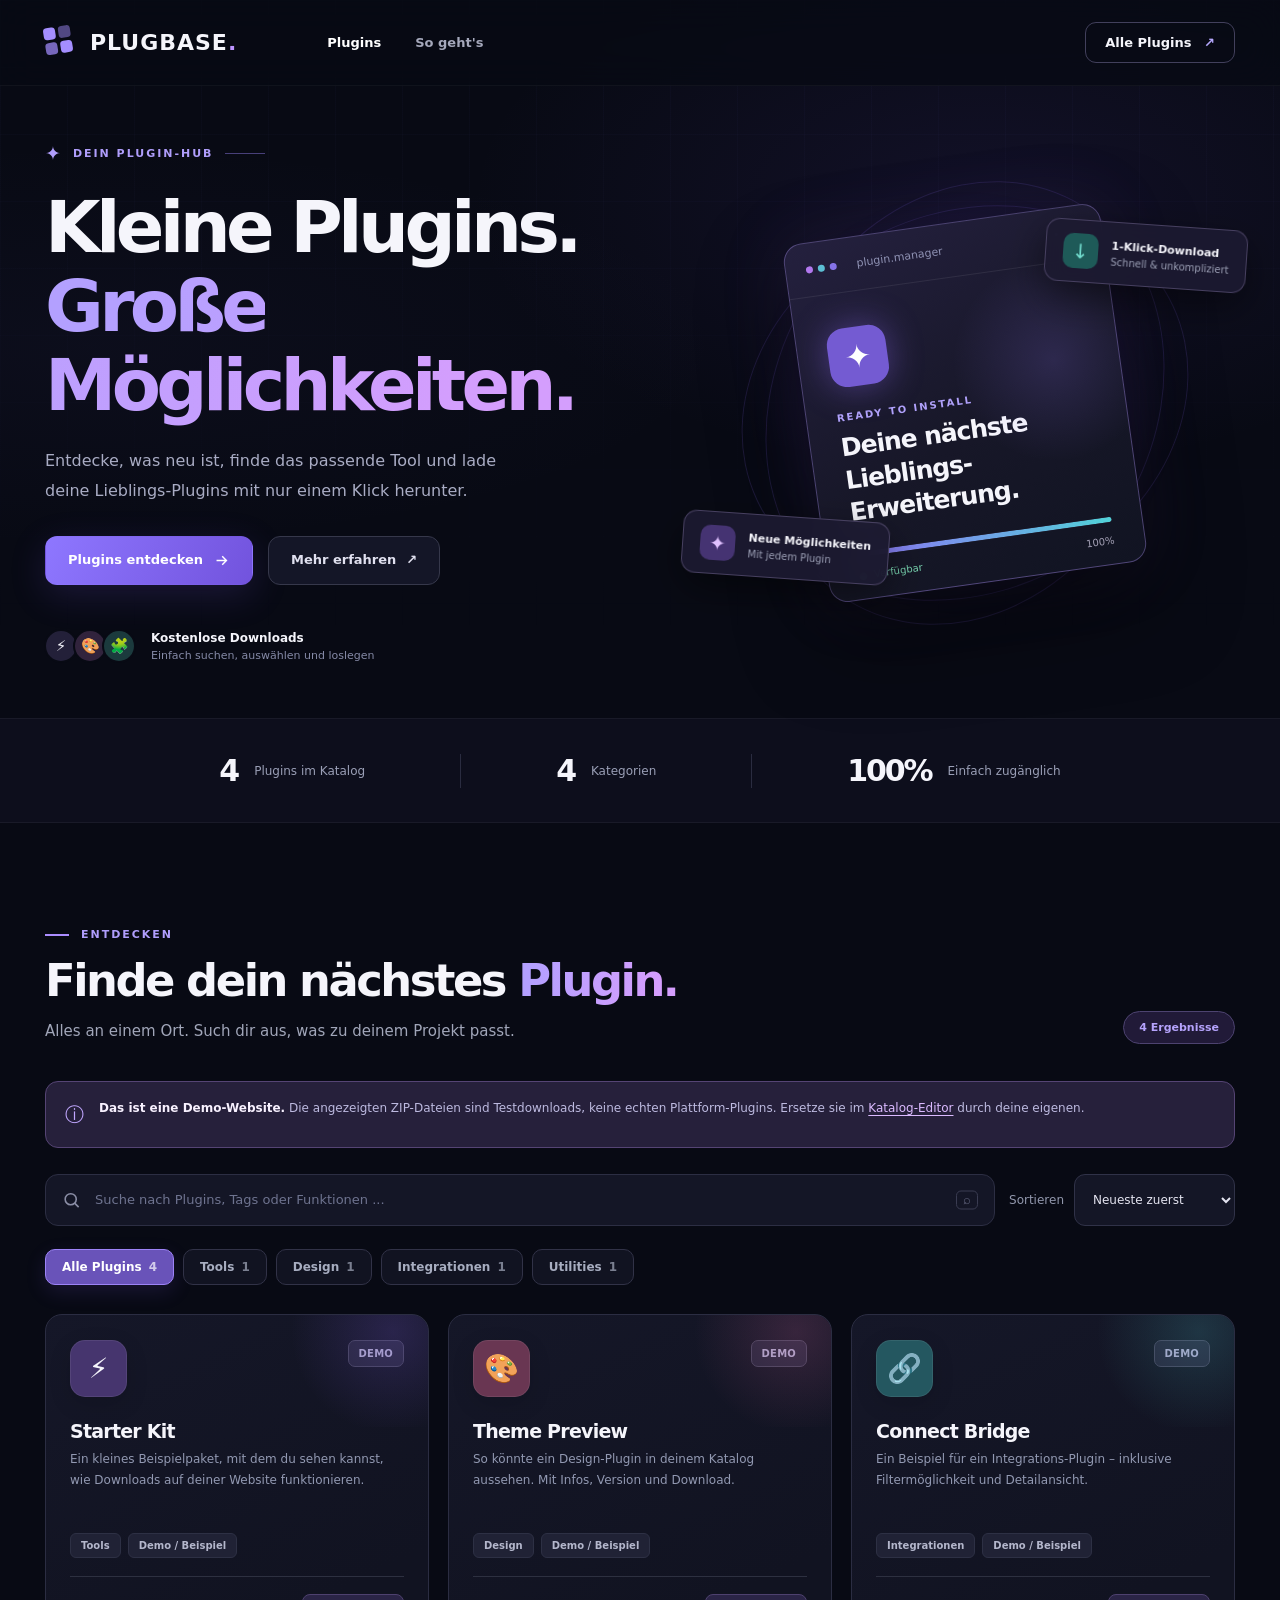
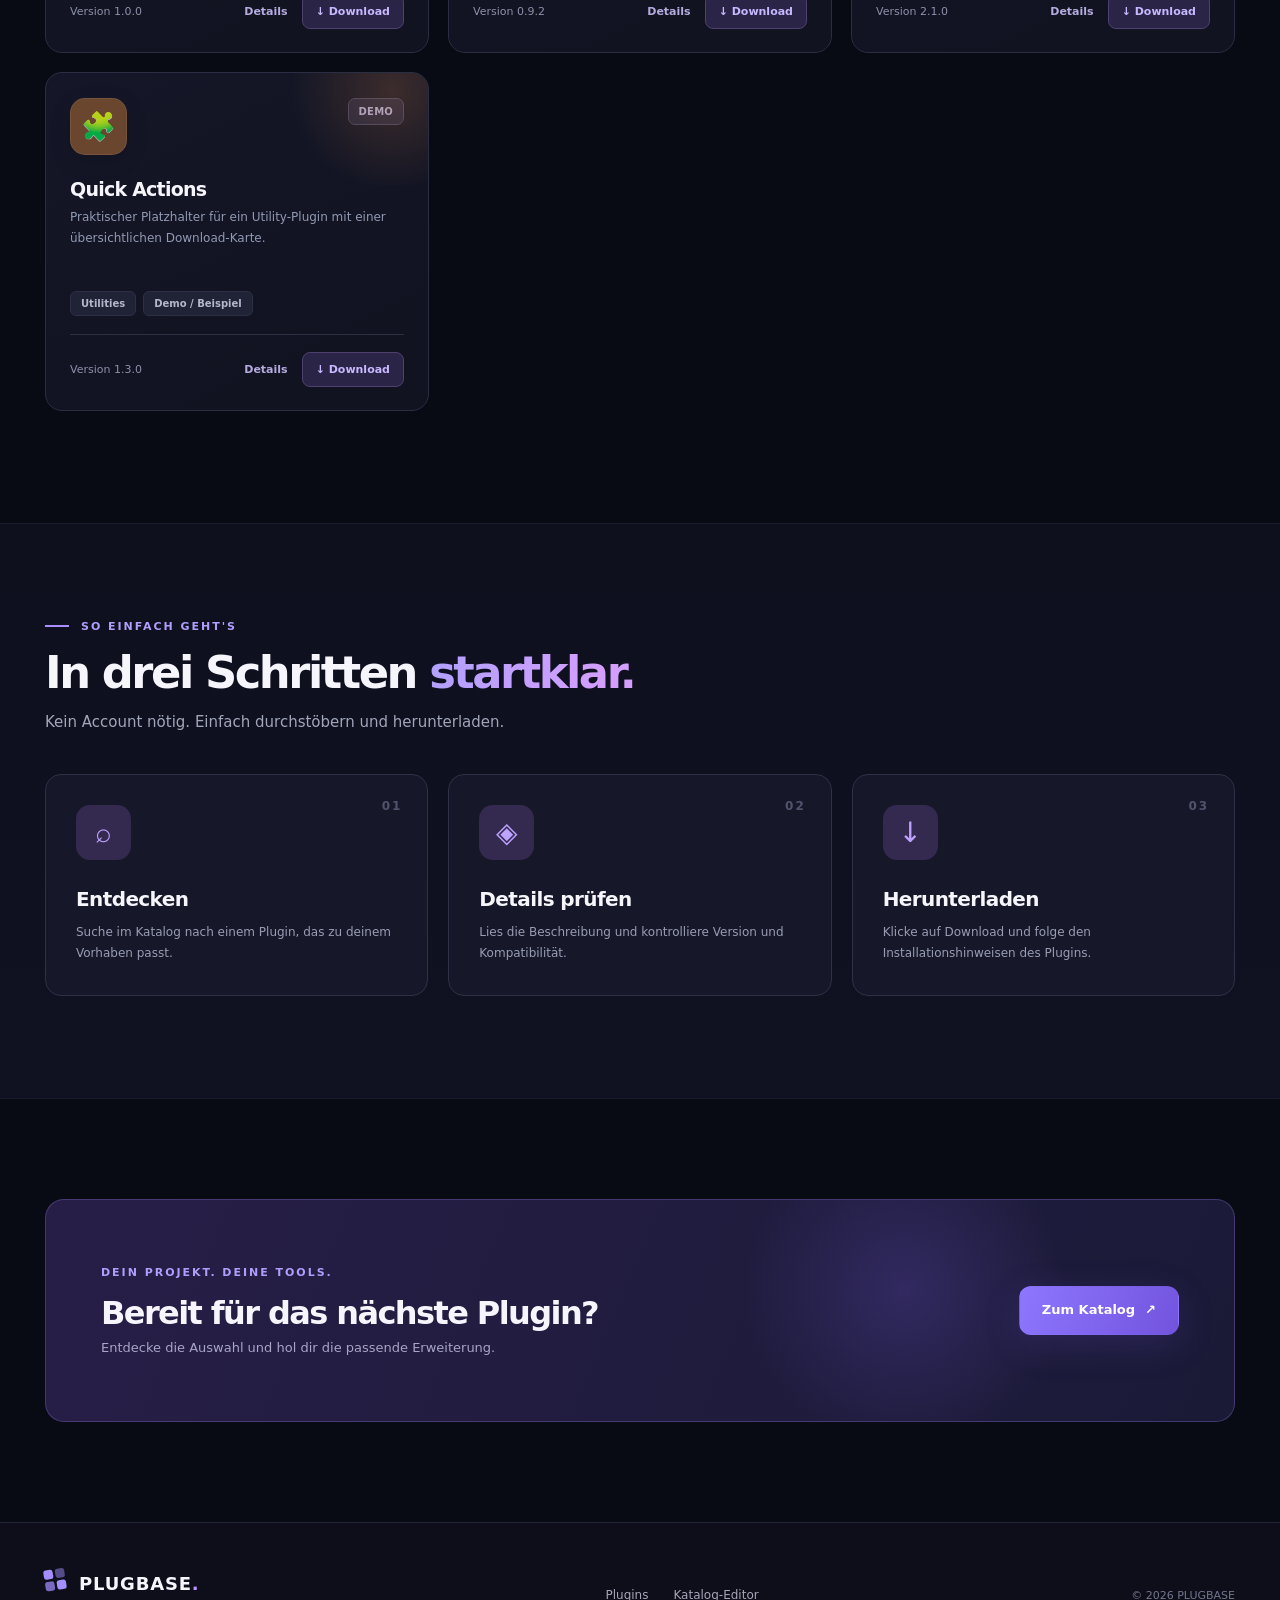
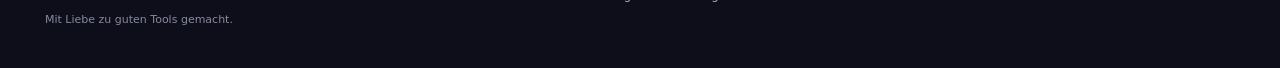
<file: index.html>
<!DOCTYPE html>
<html lang="de">
<head>
  <meta charset="UTF-8">
  <meta name="viewport" content="width=device-width, initial-scale=1.0">
  <meta name="theme-color" content="#090b16">
  <meta name="description" content="Entdecke und lade Plugins kostenlos herunter.">
  <title>PLUGBASE – Plugin-Downloads</title>
  <link rel="icon" type="image/svg+xml" href="favicon.svg">
  <link rel="stylesheet" href="styles.css">
  <script defer src="plugins.js"></script>
  <script defer src="app.js"></script>
</head>
<body>
  <div class="background-grid" aria-hidden="true"></div>
  <header class="site-header">
    <div class="container header-inner">
      <a class="brand" href="./index.html" aria-label="Zur Startseite">
        <span class="brand-logo" aria-hidden="true"><span></span><span></span><span></span><span></span></span>
        <span class="brand-name" data-site-name>PLUGBASE</span><span class="brand-dot">.</span>
      </a>
      <nav class="top-nav" aria-label="Hauptnavigation">
        <a class="nav-link active" href="#plugins">Plugins</a>
        <a class="nav-link" href="#so-gehts">So geht's</a>
      </nav>
      <a class="header-cta" href="#plugins">Alle Plugins <span aria-hidden="true">↗</span></a>
    </div>
  </header>

  <main>
    <section class="hero container">
      <div class="hero-content">
        <div class="hero-eyebrow"><span class="tiny-star">✦</span><span data-eyebrow>DEIN PLUGIN-HUB</span><span class="eyebrow-line"></span></div>
        <h1 id="hero-title">Kleine Plugins.<br><span>Große Möglichkeiten.</span></h1>
        <p class="hero-description" id="hero-description">Entdecke neue Plugins, finde das passende Tool und lade deine Lieblings-Plugins herunter.</p>
        <div class="hero-actions">
          <a class="button button-primary" href="#plugins">Plugins entdecken <svg viewBox="0 0 24 24" fill="none" stroke="currentColor" stroke-width="2" aria-hidden="true"><path d="M5 12h14m-6-6 6 6-6 6"/></svg></a>
          <a class="button button-ghost" href="#so-gehts">Mehr erfahren <span aria-hidden="true">↗</span></a>
        </div>
        <div class="hero-trust"><div class="hero-avatars" aria-hidden="true"><span>⚡</span><span>🎨</span><span>🧩</span></div><div><strong>Kostenlose Downloads</strong><small>Einfach suchen, auswählen und loslegen</small></div></div>
      </div>
      <div class="hero-visual" aria-hidden="true">
        <div class="orb orb-one"></div><div class="orb orb-two"></div>
        <div class="visual-glow"></div>
        <div class="showcase-card">
          <div class="showcase-top"><span class="terminal-lights"><i></i><i></i><i></i></span><span>plugin.manager</span><span class="showcase-dots">•••</span></div>
          <div class="showcase-body"><div class="showcase-icon">✦</div><div class="showcase-kicker">READY TO INSTALL</div><div class="showcase-title">Deine nächste<br>Lieblings-Erweiterung.</div><div class="showcase-progress"><div></div></div><div class="showcase-bottom"><span>● &nbsp;Verfügbar</span><span>100%</span></div></div>
        </div>
        <div class="float-card float-card-top"><span class="float-icon">↓</span><div><strong>1-Klick-Download</strong><small>Schnell & unkompliziert</small></div></div>
        <div class="float-card float-card-bottom"><span class="float-icon purple">✦</span><div><strong>Neue Möglichkeiten</strong><small>Mit jedem Plugin</small></div></div>
      </div>
    </section>

    <section class="stats-band" aria-label="Website-Informationen">
      <div class="container stats-inner">
        <div class="stat"><strong id="stat-plugins">0</strong><span>Plugins im Katalog</span></div>
        <span class="stat-divider"></span>
        <div class="stat"><strong id="stat-categories">0</strong><span>Kategorien</span></div>
        <span class="stat-divider"></span>
        <div class="stat"><strong>100%</strong><span>Einfach zugänglich</span></div>
      </div>
    </section>

    <section class="catalog container" id="plugins">
      <div class="section-intro"><div><span class="section-label"><span class="section-line"></span> ENTDECKEN</span><h2>Finde dein nächstes <span>Plugin.</span></h2><p>Alles an einem Ort. Such dir aus, was zu deinem Projekt passt.</p></div><span class="catalog-count" id="result-badge">0 Ergebnisse</span></div>
      <div class="demo-banner" id="demo-banner" hidden><span class="demo-banner-icon">ⓘ</span><div><strong>Das ist eine Demo-Website.</strong> Die angezeigten ZIP-Dateien sind Testdownloads, keine echten Plattform-Plugins. Ersetze sie im <a href="admin.html">Katalog-Editor</a> durch deine eigenen.</div></div>
      <div class="catalog-tools"><div class="search-wrap"><svg viewBox="0 0 24 24" fill="none" stroke="currentColor" stroke-width="2" aria-hidden="true"><circle cx="11" cy="11" r="7"/><path d="m16 16 5 5"/></svg><input id="search-input" type="search" aria-label="Plugins durchsuchen" placeholder="Suche nach Plugins, Tags oder Funktionen ..." autocomplete="off"><kbd>⌕</kbd></div><label class="sort-wrap"><span>Sortieren</span><select id="sort-select" aria-label="Sortierung"><option value="new">Neueste zuerst</option><option value="az">Name A–Z</option><option value="za">Name Z–A</option></select></label></div>
      <div class="filter-row" id="category-filters" role="group" aria-label="Nach Kategorie filtern"></div>
      <div class="plugin-grid" id="plugin-grid" aria-live="polite"></div>
      <div class="empty-state" id="empty-state" hidden><div class="empty-icon">⌕</div><h3>Keine Plugins gefunden</h3><p>Versuch einen anderen Suchbegriff oder wähle eine andere Kategorie.</p><button type="button" class="button button-ghost" id="reset-filters">Filter zurücksetzen</button></div>
    </section>

    <section class="how-section" id="so-gehts"><div class="container"><div class="section-intro how-intro"><div><span class="section-label"><span class="section-line"></span> SO EINFACH GEHT'S</span><h2>In drei Schritten <span>startklar.</span></h2><p>Kein Account nötig. Einfach durchstöbern und herunterladen.</p></div></div><div class="steps-grid"><div class="step"><span class="step-number">01</span><div class="step-symbol">⌕</div><h3>Entdecken</h3><p>Suche im Katalog nach einem Plugin, das zu deinem Vorhaben passt.</p></div><div class="step"><span class="step-number">02</span><div class="step-symbol">◈</div><h3>Details prüfen</h3><p>Lies die Beschreibung und kontrolliere Version und Kompatibilität.</p></div><div class="step"><span class="step-number">03</span><div class="step-symbol">↓</div><h3>Herunterladen</h3><p>Klicke auf Download und folge den Installationshinweisen des Plugins.</p></div></div></div></section>

    <section class="bottom-cta container"><div class="bottom-cta-panel"><div class="cta-glow" aria-hidden="true"></div><div><span class="section-label">DEIN PROJEKT. DEINE TOOLS.</span><h2>Bereit für das nächste Plugin?</h2><p>Entdecke die Auswahl und hol dir die passende Erweiterung.</p></div><a href="#plugins" class="button button-primary">Zum Katalog <span aria-hidden="true">↗</span></a></div></section>
  </main>
  <footer class="site-footer"><div class="container footer-inner"><div><div class="brand footer-brand"><span class="brand-logo" aria-hidden="true"><span></span><span></span><span></span><span></span></span><span class="brand-name" data-site-name>PLUGBASE</span><span class="brand-dot">.</span></div><p>Mit Liebe zu guten Tools gemacht.</p></div><div class="footer-links"><a href="#plugins">Plugins</a><a href="admin.html">Katalog-Editor</a><a href="mailto:kontakt@example.com" id="contact-link" hidden>Kontakt</a></div><small>© <span id="year">2026</span> <span data-site-name>PLUGBASE</span></small></div></footer>

  <dialog id="plugin-modal" class="plugin-dialog" aria-labelledby="modal-title"><button type="button" class="modal-close" id="modal-close" aria-label="Schließen">×</button><div id="modal-content"></div></dialog>
  <div class="toast" id="toast" role="status" aria-live="polite"></div>
</body>
</html>
</file>
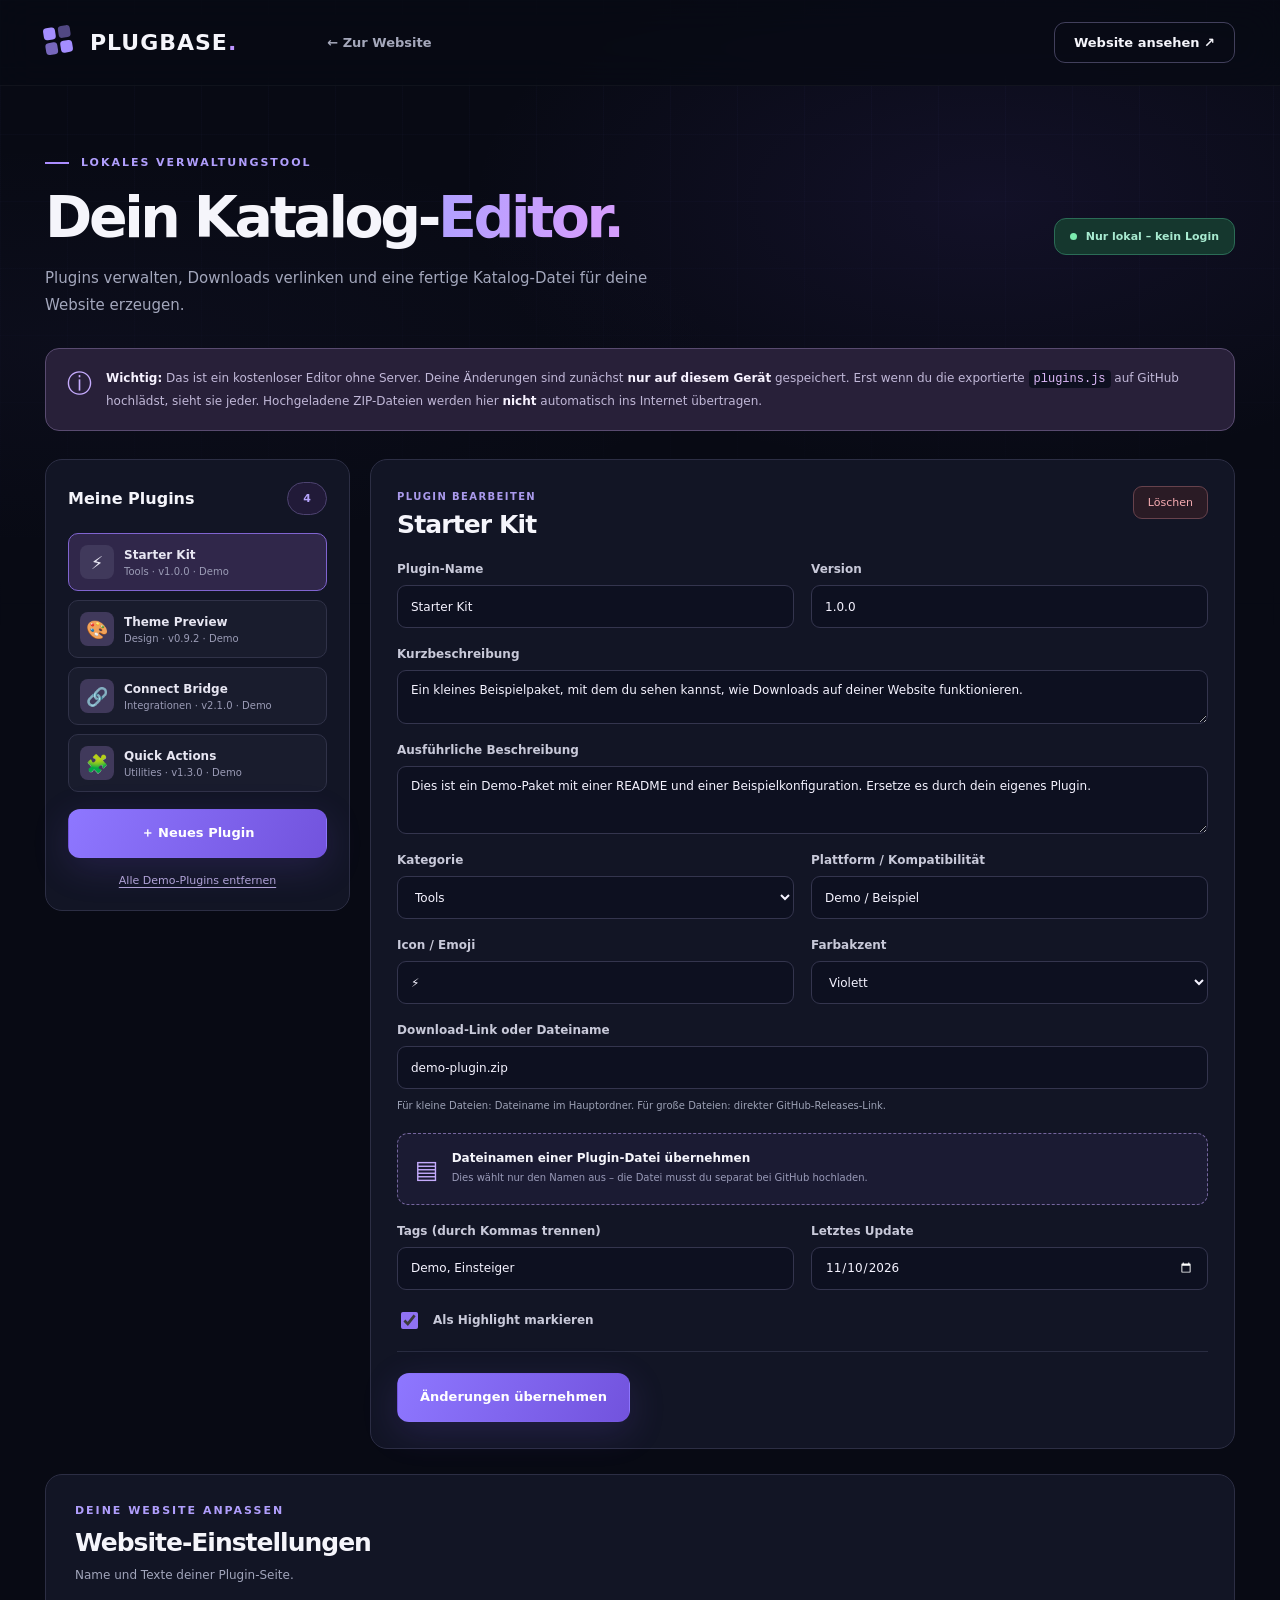
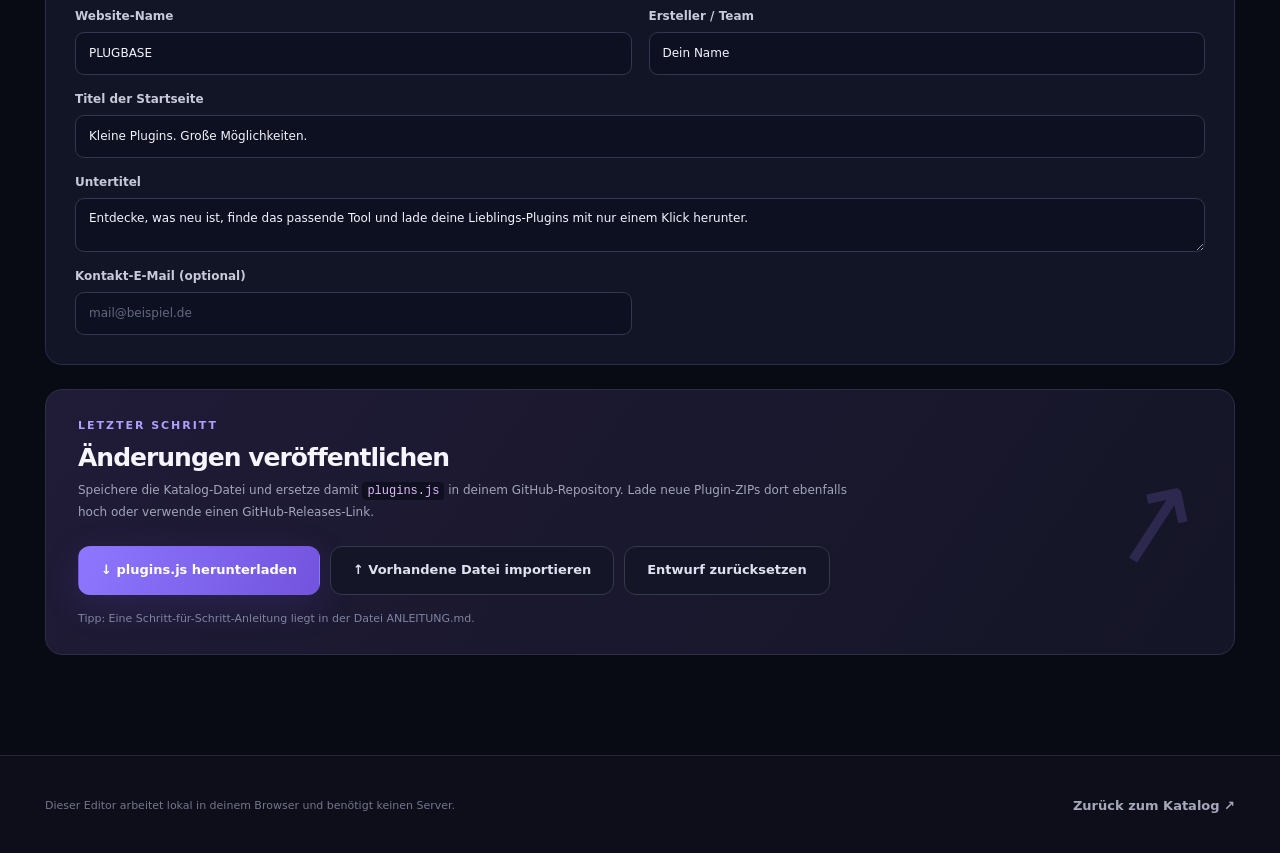
<file: admin.html>
<!DOCTYPE html>
<html lang="de">
<head>
  <meta charset="UTF-8">
  <meta name="viewport" content="width=device-width, initial-scale=1.0">
  <meta name="theme-color" content="#090b16">
  <title>Katalog-Editor – PLUGBASE</title>
  <link rel="icon" type="image/svg+xml" href="favicon.svg">
  <link rel="stylesheet" href="styles.css">
  <script defer src="plugins.js"></script>
  <script defer src="admin.js"></script>
</head>
<body class="admin-page">
  <div class="background-grid" aria-hidden="true"></div>
  <header class="site-header"><div class="container header-inner"><a class="brand" href="index.html"><span class="brand-logo" aria-hidden="true"><span></span><span></span><span></span><span></span></span><span class="brand-name">PLUGBASE</span><span class="brand-dot">.</span></a><nav class="top-nav"><a class="nav-link" href="index.html">← Zur Website</a></nav><a class="header-cta" href="index.html">Website ansehen ↗</a></div></header>
  <main class="container admin-main">
    <div class="admin-heading"><div><span class="section-label"><span class="section-line"></span> LOKALES VERWALTUNGSTOOL</span><h1>Dein Katalog-<span>Editor.</span></h1><p>Plugins verwalten, Downloads verlinken und eine fertige Katalog-Datei für deine Website erzeugen.</p></div><span class="local-badge"><span></span> Nur lokal – kein Login</span></div>
    <div class="notice-panel"><span>ⓘ</span><p><strong>Wichtig:</strong> Das ist ein kostenloser Editor ohne Server. Deine Änderungen sind zunächst <strong>nur auf diesem Gerät</strong> gespeichert. Erst wenn du die exportierte <code>plugins.js</code> auf GitHub hochlädst, sieht sie jeder. Hochgeladene ZIP-Dateien werden hier <strong>nicht</strong> automatisch ins Internet übertragen.</p></div>
    <div class="admin-layout">
      <div class="admin-sidebar"><div class="admin-sidebar-header"><h2>Meine Plugins</h2><span class="catalog-count" id="admin-count">0</span></div><div id="admin-plugin-list" class="admin-plugin-list"></div><button id="add-plugin" class="button button-primary full-width" type="button">＋ Neues Plugin</button><button id="clear-demo" class="subtle-button" type="button">Alle Demo-Plugins entfernen</button></div>
      <div class="admin-editor"><div class="editor-top"><div><span class="editor-kicker">PLUGIN BEARBEITEN</span><h2 id="editor-heading">Plugin auswählen</h2></div><button type="button" id="delete-plugin" class="delete-button">Löschen</button></div>
        <form id="plugin-form" class="plugin-form">
          <div class="form-grid"><label class="field">Plugin-Name <input name="name" required maxlength="70" placeholder="z. B. Mein Cooles Plugin"></label><label class="field">Version <input name="version" required maxlength="30" placeholder="z. B. 1.0.0"></label></div>
          <label class="field">Kurzbeschreibung <textarea name="description" rows="2" required maxlength="210" placeholder="Was macht dein Plugin?"></textarea></label>
          <label class="field">Ausführliche Beschreibung <textarea name="details" rows="3" maxlength="1500" placeholder="Für wen ist das Plugin? Was kann es?"></textarea></label>
          <div class="form-grid"><label class="field">Kategorie <select name="category"><option value="Tools">Tools</option><option value="Design">Design</option><option value="Integrationen">Integrationen</option><option value="Utilities">Utilities</option><option value="Sonstiges">Sonstiges</option></select></label><label class="field">Plattform / Kompatibilität <input name="platform" maxlength="80" placeholder="z. B. Minecraft Paper 1.21"></label></div>
          <div class="form-grid"><label class="field">Icon / Emoji <input name="icon" maxlength="8" placeholder="🧩"></label><label class="field">Farbakzent <select name="color"><option value="violet">Violett</option><option value="cyan">Türkis</option><option value="pink">Pink</option><option value="orange">Orange</option><option value="green">Grün</option></select></label></div>
          <label class="field">Download-Link oder Dateiname <input name="download" required placeholder="mein-plugin.zip oder https://github.com/..." spellcheck="false"><small>Für kleine Dateien: Dateiname im Hauptordner. Für große Dateien: direkter GitHub-Releases-Link.</small></label>
          <label class="file-helper"><span>▤</span><span><strong>Dateinamen einer Plugin-Datei übernehmen</strong><small>Dies wählt nur den Namen aus – die Datei musst du separat bei GitHub hochladen.</small></span><input id="file-picker" type="file" accept=".zip,.jar,.mcpack,.phar,.tar,.gz,.dll,.js,.json,.plugin,.whl,.py,.rbxmx,.rbxm" aria-label="Plugin-Datei lokal auswählen"></label>
          <div class="form-grid"><label class="field">Tags (durch Kommas trennen) <input name="tags" placeholder="Tool, Performance, Utility"></label><label class="field">Letztes Update <input name="updated" type="date"></label></div>
          <label class="field check-field"><input name="featured" type="checkbox"> Als Highlight markieren</label>
          <div class="form-actions"><button type="submit" class="button button-primary">Änderungen übernehmen</button><span id="save-note" class="save-note" aria-live="polite"></span></div>
        </form>
      </div>
    </div>
    <section class="admin-export"><div><span class="section-label">DEINE WEBSITE ANPASSEN</span><h2>Website-Einstellungen</h2><p>Name und Texte deiner Plugin-Seite.</p></div><div class="settings-grid"><label class="field">Website-Name <input id="site-name" maxlength="30" placeholder="PLUGBASE"></label><label class="field">Ersteller / Team <input id="site-author" maxlength="60" placeholder="Dein Name"></label><label class="field">Titel der Startseite <input id="site-headline" maxlength="110"></label><label class="field">Untertitel <textarea id="site-description" rows="2" maxlength="240"></textarea></label><label class="field">Kontakt-E-Mail (optional) <input id="site-contact" type="email" placeholder="mail@beispiel.de"></label></div></section>
    <section class="publish-panel"><div><span class="section-label">LETZTER SCHRITT</span><h2>Änderungen veröffentlichen</h2><p>Speichere die Katalog-Datei und ersetze damit <code>plugins.js</code> in deinem GitHub-Repository. Lade neue Plugin-ZIPs dort ebenfalls hoch oder verwende einen GitHub-Releases-Link.</p><div class="publish-actions"><button type="button" class="button button-primary" id="export-btn">↓ plugins.js herunterladen</button><button type="button" class="button button-ghost" id="import-btn">↑ Vorhandene Datei importieren</button><input type="file" id="import-file" accept=".js,.json" hidden><button type="button" class="button button-ghost" id="reset-btn">Entwurf zurücksetzen</button></div><small id="publish-status" aria-live="polite">Tipp: Eine Schritt-für-Schritt-Anleitung liegt in der Datei ANLEITUNG.md.</small></div><div class="publish-icon" aria-hidden="true">↗</div></section>
  </main>
  <footer class="site-footer"><div class="container footer-inner"><small>Dieser Editor arbeitet lokal in deinem Browser und benötigt keinen Server.</small><a href="index.html" class="nav-link">Zurück zum Katalog ↗</a></div></footer>
</body>
</html>
</file>
<file: styles.css>
:root{--bg:#080a14;--bg2:#0e1020;--card:#111424;--muted:#9ca1b7;--line:#25283c;--text:#f5f5fb;--purple:#8c72f8;--purple2:#bd94ff;--cyan:#54d6e5;--radius:20px;color-scheme:dark;font-family:Inter,system-ui,-apple-system,'Segoe UI',Arial,sans-serif;scroll-behavior:smooth}
*,*:before,*:after{box-sizing:border-box}body{margin:0;background:var(--bg);color:var(--text);font-size:15px;overflow-x:hidden}a{color:inherit;text-decoration:none}button,input,select,textarea{font:inherit}button{cursor:pointer}button:disabled{cursor:not-allowed;opacity:.5}svg{width:20px;height:20px}::selection{background:#785ee4;color:white}.container{width:min(1190px,calc(100% - 72px));margin-inline:auto}#plugins,#so-gehts{scroll-margin-top:100px}
.background-grid{position:absolute;top:0;left:0;right:0;height:720px;z-index:-1;pointer-events:none;background:radial-gradient(ellipse at 77% 28%,#6144bc1e,transparent 37%),radial-gradient(ellipse at 7% 48%,#5b51ad0d,transparent 38%)}.background-grid:after{content:'';position:absolute;inset:0;background-image:linear-gradient(#8580dc09 1px,transparent 1px),linear-gradient(90deg,#8580dc09 1px,transparent 1px);background-size:67px 67px;mask-image:linear-gradient(to bottom,#000,transparent 92%)}
.site-header{height:86px;border-bottom:1px solid #ffffff0a;background:#080a14b8;backdrop-filter:blur(18px);position:sticky;top:0;z-index:30}.header-inner{height:100%;display:flex;align-items:center;gap:32px}.brand{display:inline-flex;align-items:center;font-weight:800;letter-spacing:.045em;font-family:system-ui,-apple-system,'Segoe UI',sans-serif;font-size:22px;white-space:nowrap}.brand-logo{width:34px;height:34px;display:grid;grid-template-columns:repeat(2,12px);grid-template-rows:repeat(2,12px);gap:3px;margin-right:11px;transform:rotate(-9deg)}.brand-logo span{background:#a48eff;border-radius:3.5px}.brand-logo span:nth-child(2){opacity:.48}.brand-logo span:nth-child(3){opacity:.72}.brand-dot{color:var(--purple2)}.top-nav{display:flex;align-items:center;gap:34px;margin-left:58px}.nav-link{color:#a5a8bb;font-size:13px;font-weight:700;transition:color .2s}.nav-link:hover,.nav-link.active{color:#fff}.header-cta{margin-left:auto;border:1px solid #42405c;padding:12px 19px;border-radius:11px;font-size:13px;font-weight:800;transition:background .2s,border-color .2s}.header-cta:hover{background:#211c3d;border-color:var(--purple)}.header-cta span{color:#b5a8fd;margin-left:8px}
.hero{display:grid;grid-template-columns:1.06fr .94fr;align-items:center;min-height:560px;padding-top:56px;padding-bottom:55px;gap:40px}.hero-content{position:relative;z-index:2}.hero-eyebrow,.section-label{display:flex;align-items:center;gap:12px;color:#b09efc;font-size:11px;font-weight:800;letter-spacing:.18em}.tiny-star{font-size:19px;letter-spacing:0}.eyebrow-line{width:40px;height:1px;background:#7e6ece8c}.hero h1{font-size:clamp(47px,5.6vw,75px);line-height:1.1;letter-spacing:-.065em;font-family:system-ui,-apple-system,'Segoe UI',sans-serif;margin:24px 0 21px;font-weight:700}.hero h1 span,.section-intro h2 span,.admin-heading h1 span{background:linear-gradient(100deg,#b3a0ff 8%,#d49efd 85%);-webkit-background-clip:text;background-clip:text;color:transparent}.hero-description{font-size:16px;max-width:490px;line-height:1.9;color:#a9acc4;margin:0 0 30px}.hero-actions{display:flex;align-items:center;gap:15px;flex-wrap:wrap}.button{display:inline-flex;align-items:center;justify-content:center;gap:10px;border-radius:12px;padding:15px 22px;border:1px solid transparent;font-size:13px;font-weight:800;line-height:1.3;min-height:48px;transition:transform .2s,box-shadow .2s,background .2s,border .2s;white-space:nowrap}.button:hover{transform:translateY(-2px)}.button svg{height:17px;width:17px}.button-primary{background:linear-gradient(115deg,#8e77ff,#7253dd);color:#fff;box-shadow:0 10px 36px #7855e82c}.button-primary:hover{box-shadow:0 13px 42px #7855e85b}.button-ghost{background:#141627;color:#e0e0ef;border-color:#36384b}.button-ghost:hover{background:#1d2034;border-color:#6a5b94}.hero-trust{display:flex;align-items:center;gap:15px;margin-top:44px}.hero-avatars{display:flex;padding-left:4px}.hero-avatars span{display:grid;place-items:center;width:34px;height:34px;background:#232039;border:2px solid var(--bg);border-radius:50%;margin-left:-5px;font-size:15px}.hero-avatars span:nth-child(2){background:#31233c}.hero-avatars span:nth-child(3){background:#1b3a3d}.hero-trust div:last-child{display:grid;gap:4px}.hero-trust strong{font-size:12px;font-weight:800}.hero-trust small{color:#858aa7;font-size:11px}
.hero-visual{height:445px;position:relative;display:grid;place-items:center;isolation:isolate}.visual-glow{position:absolute;width:390px;height:390px;border-radius:50%;background:radial-gradient(circle,#7259f05c 0%,#4f37bc1e 51%,transparent 71%);filter:blur(15px);z-index:-1}.orb{position:absolute;border:1px solid #55439647;border-radius:50%;transform:rotate(-25deg);z-index:-1}.orb-one{width:460px;height:380px}.orb-two{width:380px;height:460px;transform:rotate(28deg)}.showcase-card{width:320px;height:362px;border:1px solid #8f7acc73;border-radius:19px;background:linear-gradient(155deg,#24203e 0%,#171728 56%,#111422 100%);box-shadow:0 36px 85px #0008,0 0 70px #6d4baf2a;transform:rotate(-8deg);position:relative;overflow:hidden}.showcase-card:after{content:'';position:absolute;top:45px;right:-40px;width:210px;height:210px;background:radial-gradient(circle,#967bff2b,transparent 68%)}.showcase-top{height:54px;border-bottom:1px solid #ffffff14;display:flex;align-items:center;gap:20px;padding:0 20px;color:#8e91b3;font-size:11px}.terminal-lights{display:flex;gap:5px}.terminal-lights i{width:7px;height:7px;border-radius:50%;background:#b278ef}.terminal-lights i:nth-child(2){background:#5cbfd4}.terminal-lights i:nth-child(3){background:#8573e7}.showcase-dots{margin-left:auto;letter-spacing:3px}.showcase-body{padding:35px 30px}.showcase-icon{display:grid;place-items:center;width:59px;height:59px;border-radius:17px;background:#745bd2;color:#fff;font-size:32px;box-shadow:0 0 35px #8565e477;margin-bottom:24px}.showcase-kicker{color:#b0a1fb;font-size:10px;font-weight:800;letter-spacing:.2em}.showcase-title{font-size:25px;line-height:1.3;font-family:system-ui,-apple-system,'Segoe UI',sans-serif;font-weight:700;letter-spacing:-.04em;margin:9px 0 23px}.showcase-progress{height:5px;background:#39354e;border-radius:9px;overflow:hidden}.showcase-progress div{height:100%;width:100%;background:linear-gradient(90deg,#8d73f6,#51d2d8);border-radius:9px}.showcase-bottom{display:flex;justify-content:space-between;font-size:10px;margin-top:13px;color:#a5a2b7}.showcase-bottom span:first-child{color:#7ad8b3}.float-card{display:flex;align-items:center;gap:13px;position:absolute;border:1px solid #5d5378aa;background:#1b1930ed;box-shadow:0 15px 40px #0007;backdrop-filter:blur(12px);border-radius:14px;padding:13px 17px;transform:rotate(4deg);z-index:2;white-space:nowrap}.float-card-top{right:-12px;top:44px}.float-card-bottom{left:-12px;bottom:46px;transform:rotate(4deg)}.float-card div{display:flex;flex-direction:column;gap:4px}.float-card strong{font-size:11px}.float-card small{font-size:10px;color:#9ca0b6}.float-icon{display:grid;place-items:center;width:35px;height:35px;border-radius:10px;background:#1e5a58;color:#74e0d1;font-size:20px}.float-icon.purple{background:#453372;color:#e0c1ff}
.stats-band{border-top:1px solid #ffffff0d;border-bottom:1px solid #ffffff0d;background:#0e101ddd}.stats-inner{min-height:103px;display:flex;align-items:center;justify-content:center;gap:95px}.stat{display:flex;align-items:center;gap:16px}.stat strong{font-size:30px;letter-spacing:-.07em;font-family:system-ui,-apple-system,'Segoe UI',sans-serif}.stat span{font-size:12px;color:#9a9fb6}.stat-divider{height:34px;width:1px;background:#2a2c40}
.catalog{padding-top:105px;padding-bottom:112px}.section-intro{display:flex;align-items:flex-end;justify-content:space-between;gap:20px;margin-bottom:37px}.section-line{width:24px;height:2px;background:#ab8dff}.section-intro h2,.how-intro h2{font-family:system-ui,-apple-system,'Segoe UI',sans-serif;font-size:clamp(31px,3.5vw,45px);letter-spacing:-.055em;margin:12px 0 10px;line-height:1.24}.section-intro p{color:#a1a6b9;margin:0;line-height:1.7}.catalog-count{color:#b5a3fc;border:1px solid #4d4370;background:#211a38;border-radius:30px;padding:9px 15px;font-size:11px;font-weight:800;white-space:nowrap}.demo-banner{display:flex;align-items:flex-start;gap:15px;padding:16px 19px;background:#26203b;border:1px solid #554474;color:#bdbae0;border-radius:13px;margin-bottom:26px;font-size:12px;line-height:1.7}.demo-banner[hidden]{display:none}.demo-banner strong{color:#f8f1ff}.demo-banner a{text-decoration:underline;text-underline-offset:3px;color:#dbbaff}.demo-banner-icon{font-size:19px;color:#c1a7ff}.catalog-tools{display:flex;align-items:center;gap:14px;margin-bottom:23px}.search-wrap{position:relative;flex:1}.search-wrap svg{position:absolute;left:17px;top:50%;transform:translateY(-50%);color:#8a8da5;width:19px;height:19px}.search-wrap input{width:100%;height:52px;background:#141626;border:1px solid #2c2e43;border-radius:13px;color:white;padding:0 53px 0 49px;outline:none;font-size:13px;transition:border .2s,box-shadow .2s}.search-wrap input:focus{border-color:#8b70d9;box-shadow:0 0 0 3px #7e61ee1e}.search-wrap input::placeholder{color:#6e738f}.search-wrap kbd{position:absolute;right:17px;top:50%;transform:translateY(-50%);color:#676a84;border:1px solid #3a3c52;padding:1px 6px;border-radius:5px;font-size:13px}.sort-wrap{display:flex;align-items:center;gap:10px;color:#9298ad;font-size:12px}.sort-wrap select{background:#141626;color:#e4e4f0;border:1px solid #303248;border-radius:11px;height:52px;padding:0 14px;outline:none;min-width:161px}.filter-row{display:flex;gap:9px;flex-wrap:wrap;margin-bottom:29px}.filter-btn{border-radius:10px;padding:10px 16px;border:1px solid #313247;background:#111321;color:#a7adc0;font-size:12px;font-weight:700;transition:.2s}.filter-btn:hover{background:#1d1c32;color:white}.filter-btn.active{background:#6953b9;border-color:#9d83f7;color:#fff;box-shadow:0 7px 20px #6d4cce2a}.filter-btn .filter-count{margin-left:7px;color:inherit;opacity:.7}
.plugin-grid{display:grid;grid-template-columns:repeat(3,minmax(0,1fr));gap:19px}.plugin-card{display:flex;flex-direction:column;min-height:315px;padding:25px 24px 23px;border-radius:17px;border:1px solid #2b2d42;background:linear-gradient(154deg,#151728,#111321 80%);position:relative;overflow:hidden;transition:transform .25s,border .25s,box-shadow .25s}.plugin-card:hover{transform:translateY(-5px);border-color:#62538a;box-shadow:0 21px 40px #0004}.plugin-card:before{content:'';position:absolute;right:-70px;top:-78px;width:210px;height:190px;background:radial-gradient(circle,var(--glow),transparent 72%);pointer-events:none}.color-violet{--accent:#a68bff;--glow:#8862ef30;--icon-bg:#46356e}.color-pink{--accent:#f09bcf;--glow:#e76fad2b;--icon-bg:#693652}.color-cyan{--accent:#80dce9;--glow:#56ced52c;--icon-bg:#245760}.color-orange{--accent:#ffb780;--glow:#e78b4c31;--icon-bg:#6b462e}.color-green{--accent:#84e0ac;--glow:#5acc9730;--icon-bg:#275643}.plugin-card-head{display:flex;align-items:flex-start;justify-content:space-between;gap:12px}.plugin-icon{display:grid;place-items:center;width:57px;height:57px;border-radius:15px;background:var(--icon-bg);font-size:28px;border:1px solid #ffffff13;box-shadow:0 7px 22px #0002;flex-shrink:0}.plugin-icon.big{width:74px;height:74px;font-size:36px;border-radius:20px}.plugin-badge{background:#28233d;color:#bcabfc;border:1px solid #4f4277;padding:7px 10px;border-radius:7px;font-size:10px;font-weight:800;letter-spacing:.02em}.plugin-badge.demo{background:#25253b;color:#aaa5c8;border-color:#44435b}.plugin-card h3{font-family:system-ui,-apple-system,'Segoe UI',sans-serif;font-size:19px;letter-spacing:-.04em;margin:23px 0 7px}.plugin-card p{color:#9299b2;line-height:1.75;font-size:12px;margin:0 0 22px;min-height:62px;max-width:340px}.plugin-meta{display:flex;gap:7px;flex-wrap:wrap;margin-top:auto;margin-bottom:18px}.meta-pill{background:#202235;color:#b4b7cc;border:1px solid #2d3044;padding:6px 10px;border-radius:6px;font-size:10px;font-weight:600}.plugin-card-footer{padding-top:17px;border-top:1px solid #2d3040;display:flex;align-items:center;justify-content:space-between;gap:9px}.plugin-version{color:#8d91aa;font-size:11px}.card-actions{display:flex;align-items:center;gap:8px}.details-btn{background:transparent;color:#b5abdf;border:0;font-size:11px;font-weight:700;padding:9px 6px}.details-btn:hover{text-decoration:underline}.download-btn{display:inline-flex;align-items:center;gap:8px;background:#2a2446;color:#c8b8ff;border:1px solid #4e416f;border-radius:8px;padding:10px 13px;font-weight:800;font-size:11px;transition:.2s}.download-btn:hover{background:#51417f;color:white}.download-btn:focus-visible,.details-btn:focus-visible,.filter-btn:focus-visible,.button:focus-visible,a:focus-visible{outline:3px solid #b197ff;outline-offset:3px}.empty-state{text-align:center;padding:65px 20px;border-radius:16px;border:1px dashed #454263;background:#151426}.empty-state[hidden]{display:none}.empty-icon{font-size:45px;color:#9e88eb}.empty-state h3{font-size:22px}.empty-state p{color:var(--muted);margin-bottom:24px}
.how-section{background:linear-gradient(180deg,#0e101e,#101121);border-block:1px solid #ffffff0c;padding:96px 0 102px}.how-intro{margin-bottom:38px}.steps-grid{display:grid;grid-template-columns:repeat(3,1fr);gap:20px}.step{border:1px solid #2e3045;background:#161829;padding:30px;border-radius:16px;position:relative}.step-number{position:absolute;top:24px;right:25px;color:#53516c;font-size:12px;letter-spacing:.16em;font-weight:800}.step-symbol{display:grid;place-items:center;width:55px;height:55px;border-radius:14px;background:#34294e;color:#bda2ff;font-size:28px;margin-bottom:27px}.step h3{font-family:system-ui,-apple-system,'Segoe UI',sans-serif;letter-spacing:-.03em;font-size:20px;margin:0 0 11px}.step p{color:#999db4;font-size:12px;line-height:1.8;margin:0}.bottom-cta{padding-top:100px;padding-bottom:100px}.bottom-cta-panel{min-height:223px;position:relative;overflow:hidden;display:flex;justify-content:space-between;align-items:center;gap:40px;padding:44px 55px;border:1px solid #7662b76c;background:linear-gradient(113deg,#271e47,#1a1a37);border-radius:19px}.cta-glow{position:absolute;right:13%;top:-70px;width:350px;height:320px;border-radius:50%;background:radial-gradient(circle,#8264f432,transparent 68%);pointer-events:none}.bottom-cta-panel > *:not(.cta-glow){position:relative}.bottom-cta-panel h2{font-family:system-ui,-apple-system,'Segoe UI',sans-serif;letter-spacing:-.05em;font-size:32px;margin:15px 0 8px}.bottom-cta-panel p{margin:0;color:#a9a5c7;font-size:13px}.site-footer{background:#0d0e19;border-top:1px solid #262537;padding:42px 0}.footer-inner{display:flex;align-items:center;justify-content:space-between;gap:25px}.footer-brand{font-size:18px}.footer-brand .brand-logo{transform:scale(.78) rotate(-9deg);transform-origin:left center;margin-right:0}.footer-inner p{color:#858aa1;font-size:11px;margin:12px 0 0}.footer-links{display:flex;gap:25px;color:#a5a6b9;font-size:12px}.footer-links a:hover{color:#fff}.footer-inner small{font-size:11px;color:#73768d}
.plugin-dialog{width:min(510px,calc(100% - 30px));max-height:85vh;overflow:auto;background:#151727;border:1px solid #595071;color:white;border-radius:20px;padding:36px;box-shadow:0 30px 100px #000b}.plugin-dialog::backdrop{background:#03040bc9;backdrop-filter:blur(5px)}.modal-close{position:absolute;top:15px;right:20px;border:0;background:transparent;color:#acabc0;font-size:27px}.modal-heading{display:flex;align-items:center;gap:18px;margin-bottom:24px}.modal-heading h2{font-family:system-ui,-apple-system,'Segoe UI',sans-serif;letter-spacing:-.04em;font-size:27px;margin:0 0 7px}.modal-heading small{color:#a4a2bb}.modal-details{font-size:13px;line-height:1.9;color:#afb0c5}.modal-section-label{color:#b2a1f3;letter-spacing:.1em;font-size:10px;font-weight:800;margin:28px 0 13px}.modal-facts{display:grid;grid-template-columns:1fr 1fr;gap:12px}.modal-fact{background:#202137;border:1px solid #34354e;padding:13px;border-radius:10px}.modal-fact small{display:block;color:#898ca6;font-size:10px;margin-bottom:5px}.modal-fact strong{font-size:12px;overflow-wrap:anywhere}.modal-download{margin-top:26px;width:100%}.toast{position:fixed;z-index:100;bottom:25px;right:25px;background:#332c50;color:#e7ddff;border:1px solid #705f9b;padding:13px 20px;border-radius:12px;font-size:13px;box-shadow:0 16px 35px #0008;opacity:0;transform:translateY(12px);pointer-events:none;transition:.22s}.toast.visible{opacity:1;transform:translateY(0)}
/* Editor */
.admin-main{padding:70px 0 100px}.admin-heading{display:flex;justify-content:space-between;align-items:center;margin-bottom:30px;gap:20px}.admin-heading h1{font-family:system-ui,-apple-system,'Segoe UI',sans-serif;font-size:clamp(36px,5vw,57px);line-height:1.2;letter-spacing:-.06em;margin:14px 0}.admin-heading p{color:#a3a7bc;line-height:1.75;max-width:620px;margin:0}.local-badge{display:inline-flex;align-items:center;white-space:nowrap;gap:9px;background:#15372e;border:1px solid #2b6c56;color:#a8ead0;border-radius:12px;padding:11px 15px;font-size:11px;font-weight:800}.local-badge span{height:7px;width:7px;border-radius:50%;background:#7bebae}.notice-panel{background:#282039;border:1px solid #594b70;border-radius:14px;padding:18px 21px;display:flex;align-items:flex-start;gap:14px;margin-bottom:28px;color:#c1b8d8}.notice-panel > span{font-size:25px;color:#c7adff}.notice-panel p{font-size:12px;line-height:1.85;margin:0}.notice-panel strong{color:#f7f2ff}.notice-panel code,.publish-panel code{background:#0e1020;padding:2px 5px;border-radius:4px;color:#dfbafa}.admin-layout{display:grid;grid-template-columns:305px minmax(0,1fr);gap:20px;align-items:start}.admin-sidebar,.admin-editor,.admin-export,.publish-panel{background:#121525;border:1px solid #2c2e44;border-radius:17px}.admin-sidebar{padding:22px}.admin-sidebar-header{display:flex;align-items:center;justify-content:space-between;margin-bottom:18px}.admin-sidebar h2{font-size:16px;font-family:system-ui,-apple-system,'Segoe UI',sans-serif;margin:0}.admin-plugin-list{display:grid;gap:9px;margin-bottom:17px;max-height:570px;overflow:auto}.admin-item{display:flex;align-items:center;text-align:left;width:100%;gap:10px;background:#191c2d;border:1px solid #303248;border-radius:10px;color:#e7e6f2;padding:11px}.admin-item.selected{background:#30274a;border-color:#8064d0}.admin-item .admin-item-icon{display:grid;place-items:center;height:34px;width:34px;background:#40395b;border-radius:8px;font-size:18px;flex-shrink:0}.admin-item strong{font-size:12px;display:block;overflow:hidden;text-overflow:ellipsis;white-space:nowrap;max-width:168px}.admin-item small{font-size:10px;color:#9a9bb5;display:block;margin-top:4px}.full-width{width:100%}.subtle-button{background:transparent;border:0;color:#b0a2d7;font-size:11px;margin-top:15px;text-decoration:underline;text-underline-offset:3px;width:100%}.admin-editor{padding:26px}.editor-top{display:flex;align-items:flex-start;justify-content:space-between;gap:18px;margin-bottom:23px}.editor-top h2{font-family:system-ui,-apple-system,'Segoe UI',sans-serif;font-size:25px;letter-spacing:-.035em;margin:6px 0 0}.editor-kicker{font-size:10px;color:#aa9aec;letter-spacing:.14em;font-weight:800}.delete-button{border:1px solid #67424c;color:#f6abb1;background:#2a1b25;border-radius:9px;padding:9px 14px;font-size:11px}.delete-button:hover{background:#482332}.plugin-form,.settings-grid{display:grid;gap:19px}.form-grid,.settings-grid{display:grid;grid-template-columns:repeat(2,minmax(0,1fr));gap:17px}.field{display:flex;flex-direction:column;gap:9px;color:#c8c9d9;font-size:12px;font-weight:700}.field input,.field select,.field textarea{background:#0d1020;border:1px solid #34354e;border-radius:9px;color:#f5f3ff;outline:0;width:100%;padding:12px 13px;min-height:43px;font-weight:500;transition:border .2s}.field input:focus,.field textarea:focus,.field select:focus{border-color:#a082fd;box-shadow:0 0 0 3px #8664ef20}.field input::placeholder,.field textarea::placeholder{color:#626880}.field small{font-size:10px;color:#9ca1b5;line-height:1.6;font-weight:400}.field textarea{resize:vertical}.check-field{display:flex;flex-direction:row;align-items:center;gap:12px}.check-field input{width:17px;height:17px;min-height:17px;accent-color:#8f72f2}.file-helper{display:flex;align-items:center;gap:13px;padding:17px;border:1px dashed #75669e;background:#1b1b33;border-radius:11px;cursor:pointer}.file-helper > span:first-child{font-size:25px;color:#c4abfc}.file-helper strong{font-size:12px;display:block}.file-helper small{font-size:10px;display:block;color:#999ab8;line-height:1.65;margin-top:5px}.file-helper input{display:none}.file-helper:hover{border-color:#ac8fff}.form-actions{border-top:1px solid #292c41;padding-top:21px;display:flex;align-items:center;gap:15px}.save-note{color:#a8e8c7;font-size:11px}.admin-export{padding:29px;margin-top:25px}.admin-export h2,.publish-panel h2{font-family:system-ui,-apple-system,'Segoe UI',sans-serif;font-size:25px;letter-spacing:-.04em;margin:11px 0 8px}.admin-export p,.publish-panel p{color:#a1a5bb;line-height:1.75;font-size:12px;margin:0 0 23px}.settings-grid .field:nth-child(3),.settings-grid .field:nth-child(4){grid-column:span 2}.publish-panel{display:flex;align-items:center;justify-content:space-between;gap:40px;padding:29px 32px;margin-top:24px;overflow:hidden;background:linear-gradient(125deg,#201b37,#141526)}.publish-panel>div:first-child{max-width:800px;position:relative;z-index:1}.publish-actions{display:flex;align-items:center;flex-wrap:wrap;gap:10px}.publish-panel small{display:block;color:#7f84a3;font-size:11px;margin-top:17px}.publish-icon{font-size:115px;line-height:1;color:#8c73e733;transform:rotate(-12deg)}
@media(max-width:1100px){.top-nav{margin-left:18px}.float-card-top{right:-15px}.float-card-bottom{left:-5px}.hero h1{font-size:59px}.plugin-grid{grid-template-columns:repeat(2,minmax(0,1fr))}}
@media(max-width:810px){.container{width:min(100% - 38px,680px)}.site-header{height:72px}.top-nav{display:none}.hero{grid-template-columns:1fr;padding-top:70px;text-align:center;gap:0}.hero-content{display:flex;flex-direction:column;align-items:center}.hero h1{font-size:clamp(42px,8vw,62px)}.hero-description{margin-inline:auto}.hero-visual{height:390px;margin-top:20px}.hero-trust{margin-top:30px}.stats-inner{gap:25px;justify-content:space-between}.stat{gap:10px;flex-direction:column;align-items:center;text-align:center}.stat strong{font-size:25px}.stat span{font-size:11px}.stat-divider{height:42px}.catalog{padding-top:76px;padding-bottom:70px}.plugin-grid{grid-template-columns:repeat(2,minmax(0,1fr))}.steps-grid{grid-template-columns:1fr;gap:12px}.step{min-height:150px}.bottom-cta-panel{padding:35px;gap:24px}.footer-inner{flex-wrap:wrap}.admin-layout{grid-template-columns:1fr}.admin-plugin-list{grid-template-columns:repeat(2,minmax(0,1fr));max-height:none}.admin-main{padding-top:50px}.admin-heading{align-items:flex-start}}
@media(max-width:570px){.container{width:calc(100% - 32px)}.brand{font-size:18px}.brand-logo{transform:scale(.82) rotate(-9deg);transform-origin:left center;margin-right:2px}.header-cta{font-size:11px;padding:10px 13px}.hero{padding-top:54px;padding-bottom:20px}.hero h1{font-size:44px}.hero-description{font-size:14px}.hero-visual{height:330px;transform:scale(.79);margin:0 -20px}.showcase-card{width:305px}.float-card-top{right:-26px}.float-card-bottom{left:-30px}.hero-actions{justify-content:center}.hero-trust{margin-top:27px}.stats-inner{gap:10px;min-height:100px}.stat strong{font-size:23px}.stat span{font-size:10px}.section-intro{display:block}.section-intro h2{font-size:33px}.catalog-count{display:inline-block;margin-top:17px}.catalog-tools{flex-direction:column;align-items:stretch}.sort-wrap{justify-content:space-between}.sort-wrap select{flex:1}.search-wrap{width:100%}.filter-row{gap:7px}.filter-btn{padding:9px 12px;font-size:11px}.plugin-grid{grid-template-columns:1fr}.plugin-card{min-height:286px}.plugin-card p{min-height:auto}.how-section{padding:70px 0}.bottom-cta{padding-top:70px;padding-bottom:70px}.bottom-cta-panel{display:block;padding:30px 25px}.bottom-cta-panel h2{font-size:28px}.bottom-cta-panel .button{margin-top:25px}.footer-inner{display:flex;align-items:flex-start;flex-direction:column}.footer-links{flex-wrap:wrap}.admin-heading{flex-direction:column}.admin-plugin-list{grid-template-columns:1fr}.admin-editor,.admin-export,.publish-panel{padding:20px}.form-grid,.settings-grid{grid-template-columns:1fr}.settings-grid .field:nth-child(3),.settings-grid .field:nth-child(4){grid-column:auto}.editor-top h2{font-size:21px}.form-actions{flex-direction:column;align-items:stretch}.publish-icon{display:none}.publish-actions .button{width:100%}}
@media(prefers-reduced-motion:reduce){*,*:before,*:after{animation-duration:.01ms!important;scroll-behavior:auto!important;transition-duration:.01ms!important}}
</file>
